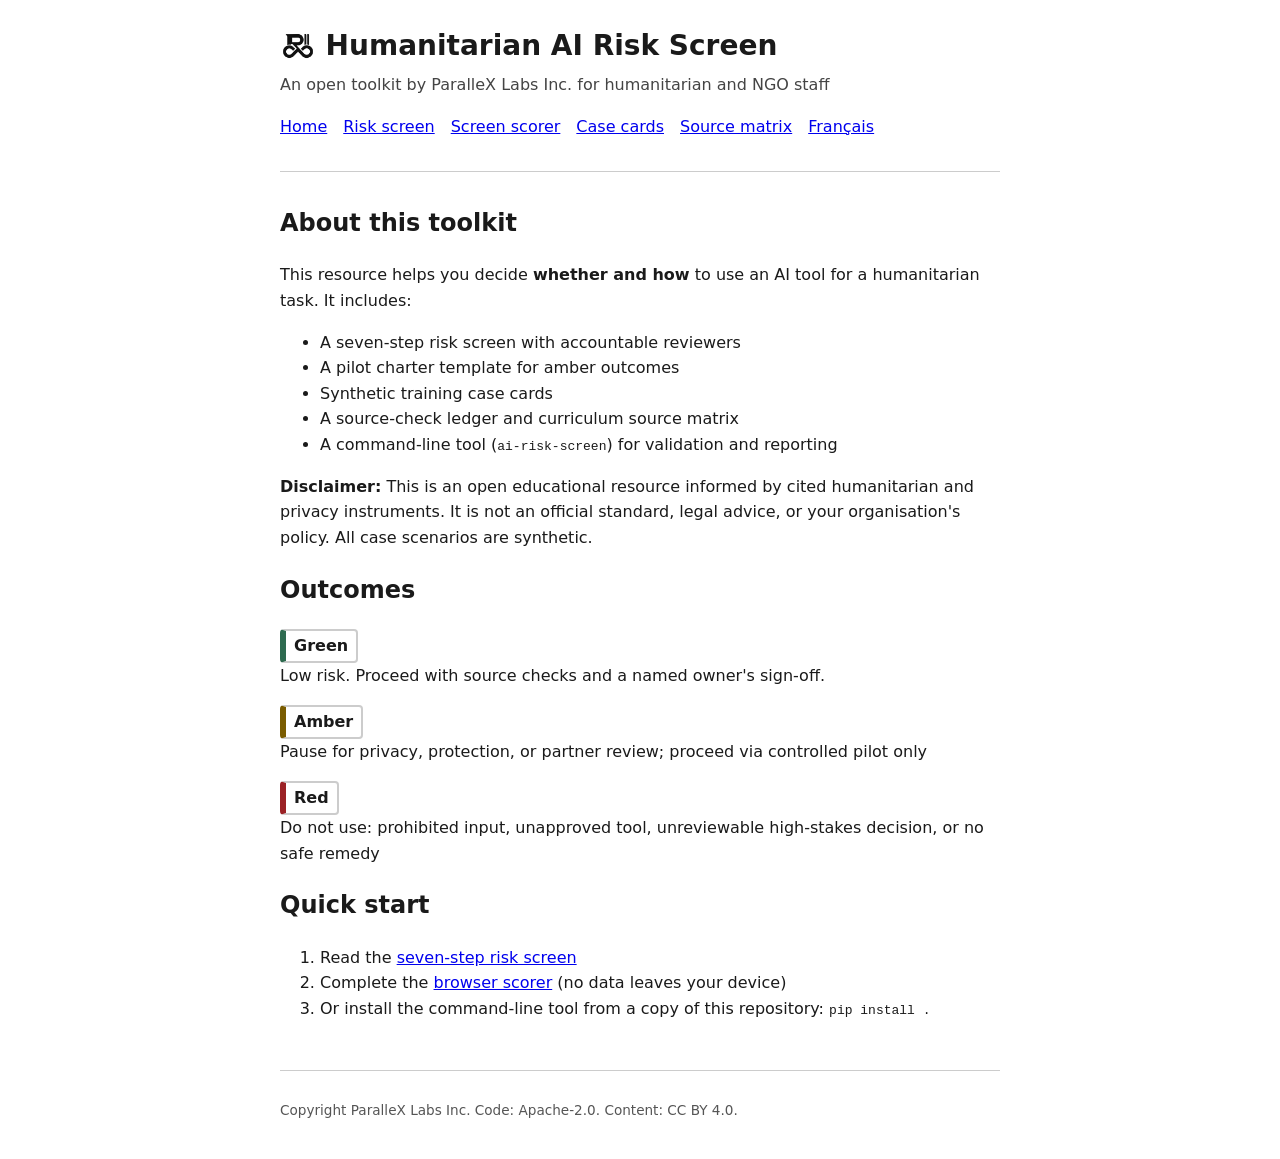
<file: docs/index.html>
<!DOCTYPE html>
<html lang="en">
<head>
  <meta charset="utf-8">
  <meta name="viewport" content="width=device-width, initial-scale=1">
  <title>Humanitarian AI Risk Screen</title>
  <link rel="stylesheet" href="assets/style.css">
  <link rel="icon" type="image/png" sizes="32x32" href="assets/brand/parallex-favicon-32.png">
  <link rel="apple-touch-icon" href="assets/brand/parallex-apple-touch-180.png">
</head>
<body>
  <header role="banner">
    <div class="brand-lockup"><picture class="brand-mark"><source media="(prefers-color-scheme: dark)" srcset="assets/brand/parallex-mark-dark.png"><img src="assets/brand/parallex-mark.png" alt="ParalleX Labs" width="36" height="36"></picture><h1>Humanitarian AI Risk Screen</h1></div>
    <p class="tagline">An open toolkit by ParalleX Labs Inc. for humanitarian and NGO staff</p>
    <nav aria-label="Main navigation">
      <ul>
        <li><a href="index.html" aria-current="page">Home</a></li>
        <li><a href="screen.html">Risk screen</a></li>
        <li><a href="scorer.html">Screen scorer</a></li>
        <li><a href="cases.html">Case cards</a></li>
        <li><a href="sources.html">Source matrix</a></li>
        <li><a href="fr/index.html" hreflang="fr">Français</a></li>
      </ul>
    </nav>
  </header>
  <main role="main">
    <section aria-labelledby="about-heading">
      <h2 id="about-heading">About this toolkit</h2>
      <p>This resource helps you decide <strong>whether and how</strong> to use an AI tool for a humanitarian task. It includes:</p>
      <ul>
        <li>A seven-step risk screen with accountable reviewers</li>
        <li>A pilot charter template for amber outcomes</li>
        <li>Synthetic training case cards</li>
        <li>A source-check ledger and curriculum source matrix</li>
        <li>A command-line tool (<code>ai-risk-screen</code>) for validation and reporting</li>
      </ul>
      <p><strong>Disclaimer:</strong> This is an open educational resource informed by cited humanitarian and privacy instruments. It is not an official standard, legal advice, or your organisation's policy. All case scenarios are synthetic.</p>
    </section>
    <section aria-labelledby="outcomes-heading">
      <h2 id="outcomes-heading">Outcomes</h2>
      <dl class="outcome-list">
        <dt><span class="outcome-badge outcome-green">Green</span></dt>
        <dd>Low risk. Proceed with source checks and a named owner's sign-off.</dd>
        <dt><span class="outcome-badge outcome-amber">Amber</span></dt>
        <dd>Pause for privacy, protection, or partner review; proceed via controlled pilot only</dd>
        <dt><span class="outcome-badge outcome-red">Red</span></dt>
        <dd>Do not use: prohibited input, unapproved tool, unreviewable high-stakes decision, or no safe remedy</dd>
      </dl>
    </section>
    <section aria-labelledby="start-heading">
      <h2 id="start-heading">Quick start</h2>
      <ol>
        <li>Read the <a href="screen.html">seven-step risk screen</a></li>
        <li>Complete the <a href="scorer.html">browser scorer</a> (no data leaves your device)</li>
        <li>Or install the command-line tool from a copy of this repository: <code>pip install .</code></li>
      </ol>
    </section>
  </main>
  <footer role="contentinfo">
    <p>Copyright ParalleX Labs Inc. Code: Apache-2.0. Content: CC BY 4.0.</p>
  </footer>
</body>
</html>
</file>
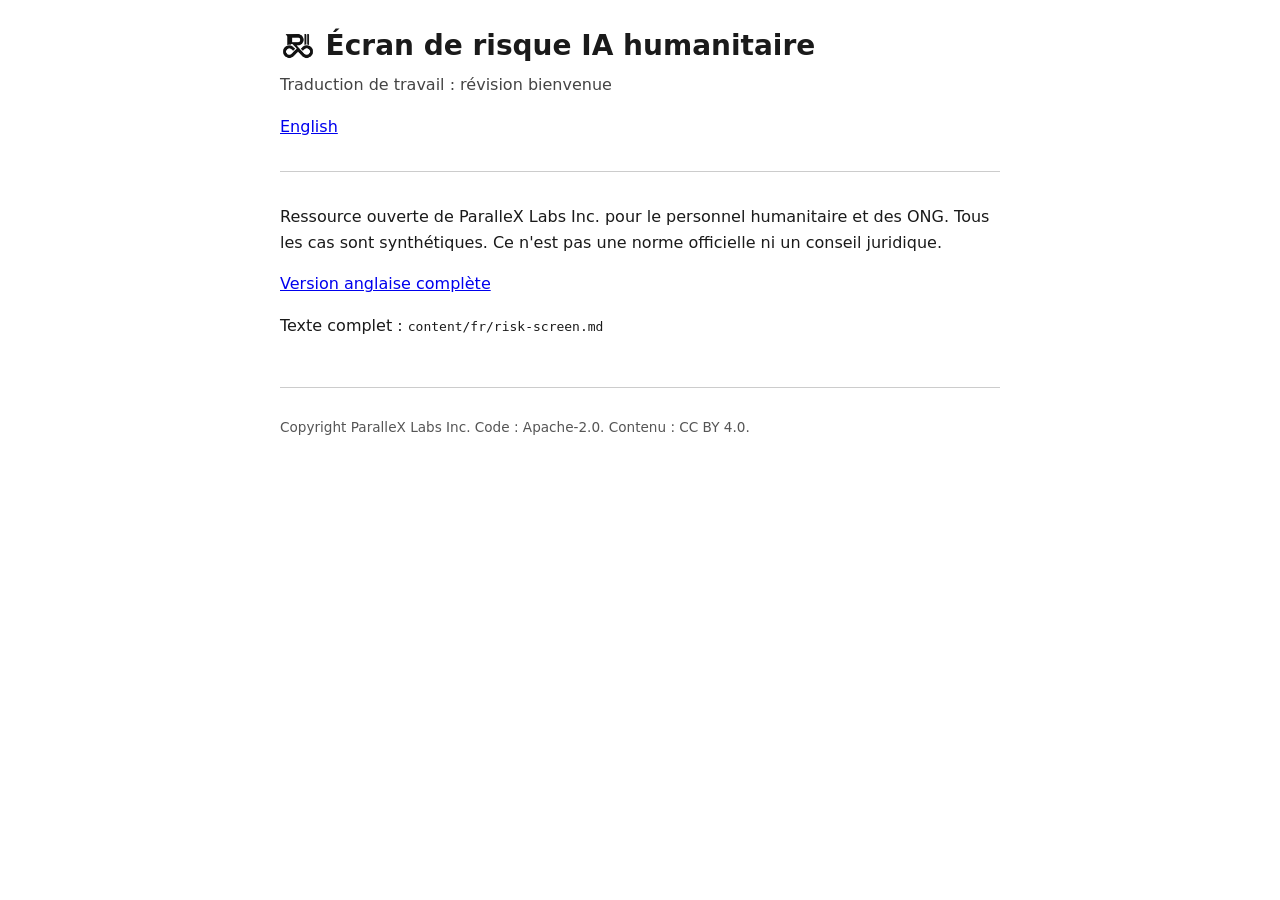
<file: docs/fr/index.html>
<!DOCTYPE html>
<html lang="fr">
<head>
  <meta charset="utf-8">
  <meta name="viewport" content="width=device-width, initial-scale=1">
  <title>Écran de risque IA humanitaire</title>
  <link rel="stylesheet" href="../assets/style.css">
  <link rel="icon" type="image/png" sizes="32x32" href="../assets/brand/parallex-favicon-32.png">
  <link rel="apple-touch-icon" href="../assets/brand/parallex-apple-touch-180.png">
</head>
<body>
  <header role="banner">
    <div class="brand-lockup"><picture class="brand-mark"><source media="(prefers-color-scheme: dark)" srcset="../assets/brand/parallex-mark-dark.png"><img src="../assets/brand/parallex-mark.png" alt="ParalleX Labs" width="36" height="36"></picture><h1>Écran de risque IA humanitaire</h1></div>
    <p class="tagline">Traduction de travail : révision bienvenue</p>
    <nav aria-label="Navigation principale">
      <ul>
        <li><a href="../index.html" hreflang="en">English</a></li>
      </ul>
    </nav>
  </header>
  <main role="main">
    <p>Ressource ouverte de ParalleX Labs Inc. pour le personnel humanitaire et des ONG. Tous les cas sont synthétiques. Ce n'est pas une norme officielle ni un conseil juridique.</p>
    <p><a href="../index.html">Version anglaise complète</a></p>
    <p>Texte complet : <code>content/fr/risk-screen.md</code></p>
  </main>
  <footer role="contentinfo">
    <p>Copyright ParalleX Labs Inc. Code : Apache-2.0. Contenu : CC BY 4.0.</p>
  </footer>
</body>
</html>
</file>
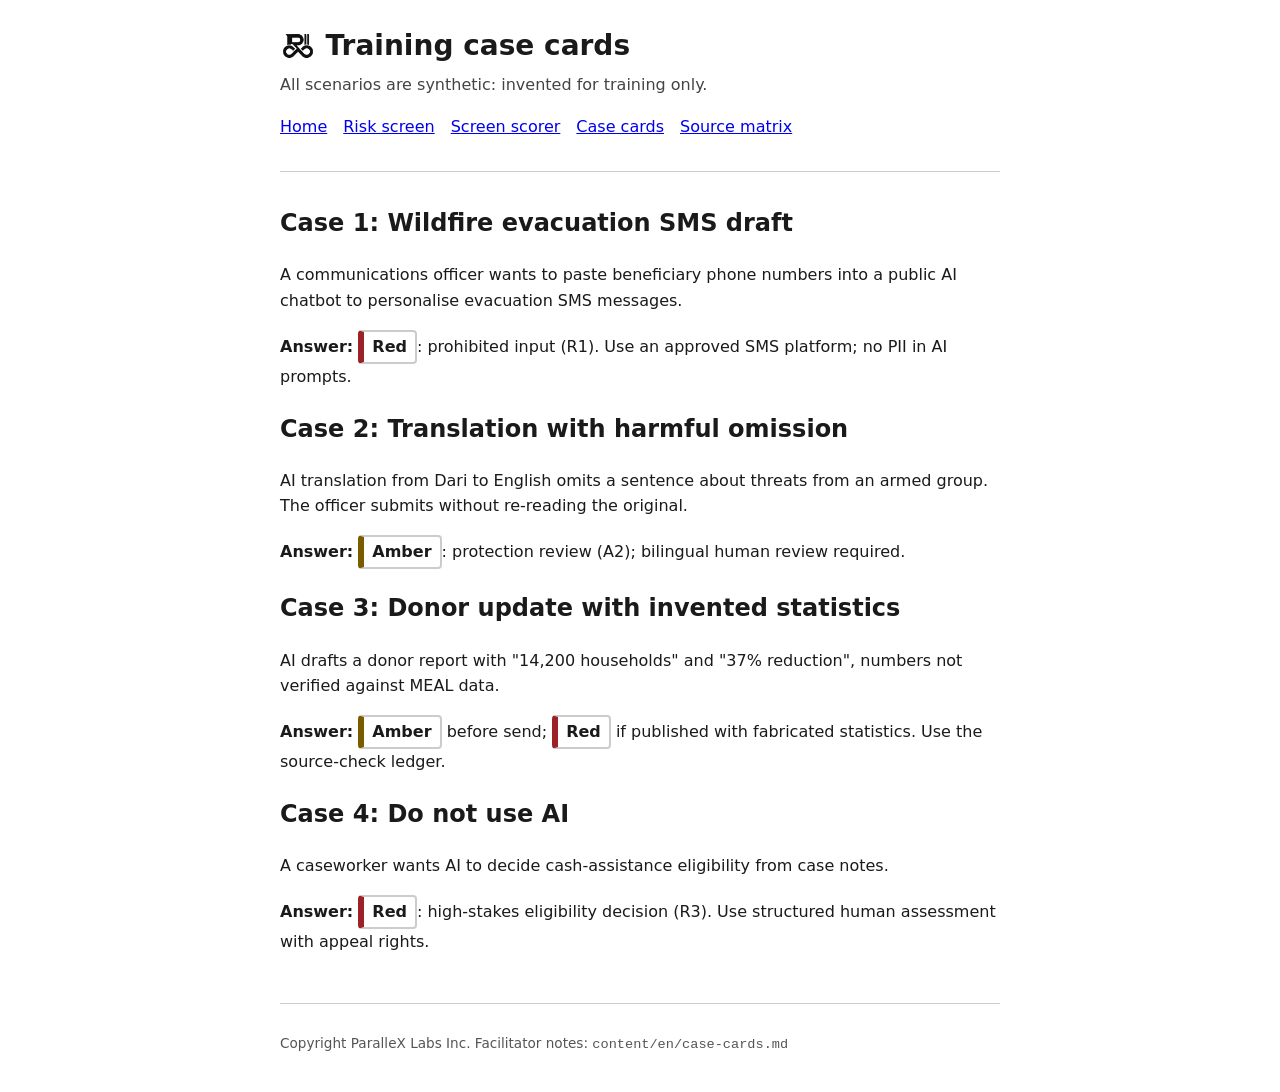
<file: docs/cases.html>
<!DOCTYPE html>
<html lang="en">
<head>
  <meta charset="utf-8">
  <meta name="viewport" content="width=device-width, initial-scale=1">
  <title>Case cards | Humanitarian AI Risk Screen</title>
  <link rel="stylesheet" href="assets/style.css">
  <link rel="icon" type="image/png" sizes="32x32" href="assets/brand/parallex-favicon-32.png">
  <link rel="apple-touch-icon" href="assets/brand/parallex-apple-touch-180.png">
</head>
<body>
  <header role="banner">
    <div class="brand-lockup"><picture class="brand-mark"><source media="(prefers-color-scheme: dark)" srcset="assets/brand/parallex-mark-dark.png"><img src="assets/brand/parallex-mark.png" alt="ParalleX Labs" width="36" height="36"></picture><h1>Training case cards</h1></div>
    <p class="tagline">All scenarios are synthetic: invented for training only.</p>
    <nav aria-label="Main navigation">
      <ul>
        <li><a href="index.html">Home</a></li>
        <li><a href="screen.html">Risk screen</a></li>
        <li><a href="scorer.html">Screen scorer</a></li>
        <li><a href="cases.html" aria-current="page">Case cards</a></li>
        <li><a href="sources.html">Source matrix</a></li>
      </ul>
    </nav>
  </header>
  <main role="main">
    <section aria-labelledby="case1">
      <h2 id="case1">Case 1: Wildfire evacuation SMS draft</h2>
      <p>A communications officer wants to paste beneficiary phone numbers into a public AI chatbot to personalise evacuation SMS messages.</p>
      <p><strong>Answer:</strong> <span class="outcome-badge outcome-red">Red</span>: prohibited input (R1). Use an approved SMS platform; no PII in AI prompts.</p>
    </section>

    <section aria-labelledby="case2">
      <h2 id="case2">Case 2: Translation with harmful omission</h2>
      <p>AI translation from Dari to English omits a sentence about threats from an armed group. The officer submits without re-reading the original.</p>
      <p><strong>Answer:</strong> <span class="outcome-badge outcome-amber">Amber</span>: protection review (A2); bilingual human review required.</p>
    </section>

    <section aria-labelledby="case3">
      <h2 id="case3">Case 3: Donor update with invented statistics</h2>
      <p>AI drafts a donor report with "14,200 households" and "37% reduction", numbers not verified against MEAL data.</p>
      <p><strong>Answer:</strong> <span class="outcome-badge outcome-amber">Amber</span> before send; <span class="outcome-badge outcome-red">Red</span> if published with fabricated statistics. Use the source-check ledger.</p>
    </section>

    <section aria-labelledby="case4">
      <h2 id="case4">Case 4: Do not use AI</h2>
      <p>A caseworker wants AI to decide cash-assistance eligibility from case notes.</p>
      <p><strong>Answer:</strong> <span class="outcome-badge outcome-red">Red</span>: high-stakes eligibility decision (R3). Use structured human assessment with appeal rights.</p>
    </section>
  </main>
  <footer role="contentinfo">
    <p>Copyright ParalleX Labs Inc. Facilitator notes: <code>content/en/case-cards.md</code></p>
  </footer>
</body>
</html>
</file>
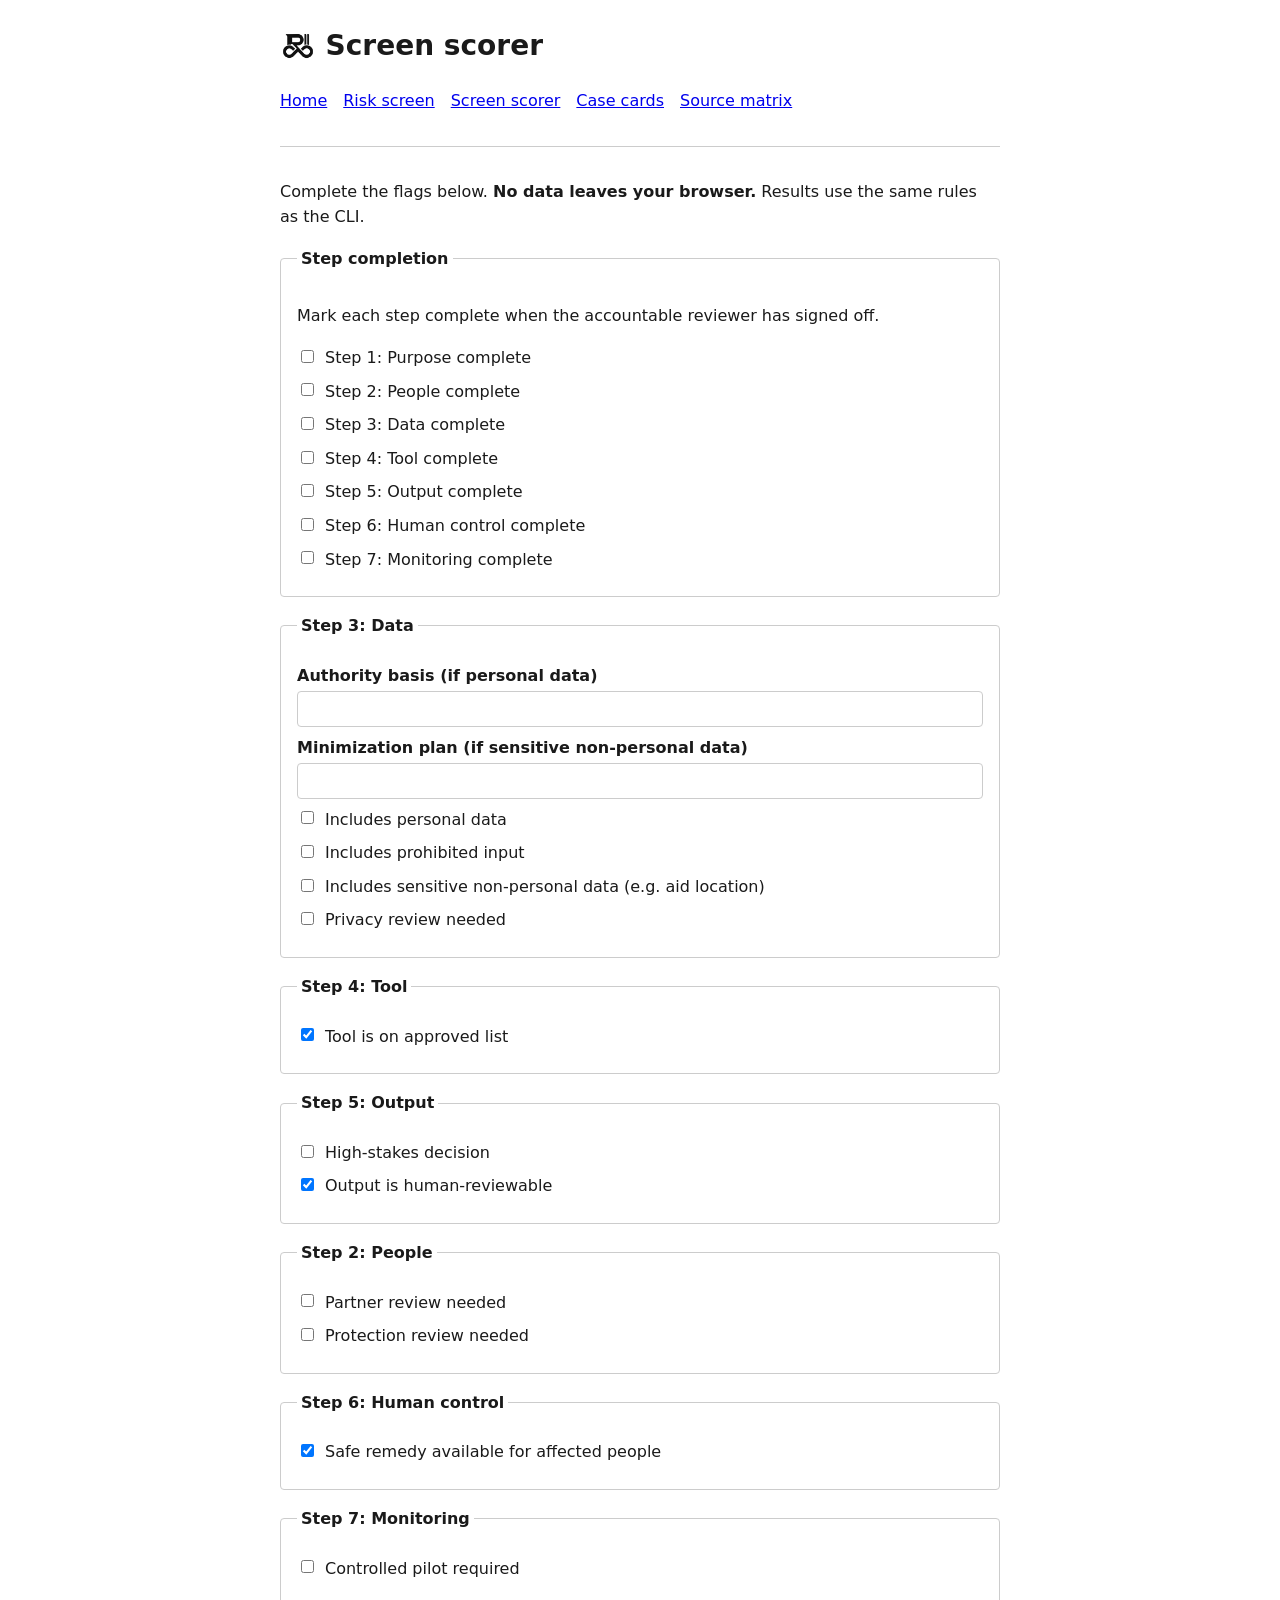
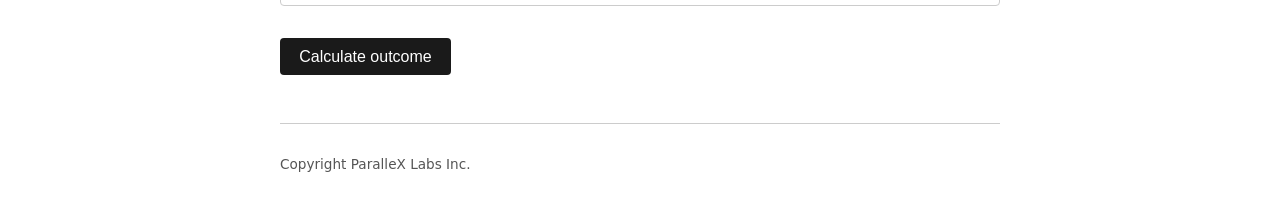
<file: docs/scorer.html>
<!DOCTYPE html>
<html lang="en">
<head>
  <meta charset="utf-8">
  <meta name="viewport" content="width=device-width, initial-scale=1">
  <title>Screen scorer | Humanitarian AI Risk Screen</title>
  <link rel="stylesheet" href="assets/style.css">
  <link rel="icon" type="image/png" sizes="32x32" href="assets/brand/parallex-favicon-32.png">
  <link rel="apple-touch-icon" href="assets/brand/parallex-apple-touch-180.png">
</head>
<body>
  <header role="banner">
    <div class="brand-lockup"><picture class="brand-mark"><source media="(prefers-color-scheme: dark)" srcset="assets/brand/parallex-mark-dark.png"><img src="assets/brand/parallex-mark.png" alt="ParalleX Labs" width="36" height="36"></picture><h1>Screen scorer</h1></div>
    <nav aria-label="Main navigation">
      <ul>
        <li><a href="index.html">Home</a></li>
        <li><a href="screen.html">Risk screen</a></li>
        <li><a href="scorer.html" aria-current="page">Screen scorer</a></li>
        <li><a href="cases.html">Case cards</a></li>
        <li><a href="sources.html">Source matrix</a></li>
      </ul>
    </nav>
  </header>
  <main role="main">
    <p>Complete the flags below. <strong>No data leaves your browser.</strong> Results use the same rules as the CLI.</p>

    <form id="scorer-form" aria-label="Risk screen quick scorer">
      <fieldset>
        <legend>Step completion</legend>
        <p>Mark each step complete when the accountable reviewer has signed off.</p>
        <div class="checkbox-row"><input type="checkbox" id="complete_purpose" name="complete_purpose"><label for="complete_purpose">Step 1: Purpose complete</label></div>
        <div class="checkbox-row"><input type="checkbox" id="complete_people" name="complete_people"><label for="complete_people">Step 2: People complete</label></div>
        <div class="checkbox-row"><input type="checkbox" id="complete_data" name="complete_data"><label for="complete_data">Step 3: Data complete</label></div>
        <div class="checkbox-row"><input type="checkbox" id="complete_tool" name="complete_tool"><label for="complete_tool">Step 4: Tool complete</label></div>
        <div class="checkbox-row"><input type="checkbox" id="complete_output" name="complete_output"><label for="complete_output">Step 5: Output complete</label></div>
        <div class="checkbox-row"><input type="checkbox" id="complete_human_control" name="complete_human_control"><label for="complete_human_control">Step 6: Human control complete</label></div>
        <div class="checkbox-row"><input type="checkbox" id="complete_monitoring" name="complete_monitoring"><label for="complete_monitoring">Step 7: Monitoring complete</label></div>
      </fieldset>

      <fieldset>
        <legend>Step 3: Data</legend>
        <label for="authority_basis">Authority basis (if personal data)</label>
        <input type="text" id="authority_basis" name="authority_basis" autocomplete="off">
        <label for="minimization_plan">Minimization plan (if sensitive non-personal data)</label>
        <input type="text" id="minimization_plan" name="minimization_plan" autocomplete="off">
        <div class="checkbox-row"><input type="checkbox" id="includes_personal_data" name="includes_personal_data"><label for="includes_personal_data">Includes personal data</label></div>
        <div class="checkbox-row"><input type="checkbox" id="includes_prohibited_input" name="includes_prohibited_input"><label for="includes_prohibited_input">Includes prohibited input</label></div>
        <div class="checkbox-row"><input type="checkbox" id="includes_sensitive_non_personal" name="includes_sensitive_non_personal"><label for="includes_sensitive_non_personal">Includes sensitive non-personal data (e.g. aid location)</label></div>
        <div class="checkbox-row"><input type="checkbox" id="privacy_review_needed" name="privacy_review_needed"><label for="privacy_review_needed">Privacy review needed</label></div>
      </fieldset>

      <fieldset>
        <legend>Step 4: Tool</legend>
        <div class="checkbox-row"><input type="checkbox" id="tool_approved" name="tool_approved" checked><label for="tool_approved">Tool is on approved list</label></div>
      </fieldset>

      <fieldset>
        <legend>Step 5: Output</legend>
        <div class="checkbox-row"><input type="checkbox" id="high_stakes_decision" name="high_stakes_decision"><label for="high_stakes_decision">High-stakes decision</label></div>
        <div class="checkbox-row"><input type="checkbox" id="output_reviewable" name="output_reviewable" checked><label for="output_reviewable">Output is human-reviewable</label></div>
      </fieldset>

      <fieldset>
        <legend>Step 2: People</legend>
        <div class="checkbox-row"><input type="checkbox" id="partner_review_needed" name="partner_review_needed"><label for="partner_review_needed">Partner review needed</label></div>
        <div class="checkbox-row"><input type="checkbox" id="protection_review_needed" name="protection_review_needed"><label for="protection_review_needed">Protection review needed</label></div>
      </fieldset>

      <fieldset>
        <legend>Step 6: Human control</legend>
        <div class="checkbox-row"><input type="checkbox" id="safe_remedy_available" name="safe_remedy_available" checked><label for="safe_remedy_available">Safe remedy available for affected people</label></div>
      </fieldset>

      <fieldset>
        <legend>Step 7: Monitoring</legend>
        <div class="checkbox-row"><input type="checkbox" id="controlled_pilot_required" name="controlled_pilot_required"><label for="controlled_pilot_required">Controlled pilot required</label></div>
      </fieldset>

      <button type="submit">Calculate outcome</button>
    </form>

    <section id="result-panel" hidden aria-live="polite">
      <h2>Outcome</h2>
      <p><span id="result-badge" class="outcome-badge">Not scored yet</span></p>
      <h3>Reasons</h3>
      <ul id="result-reasons"></ul>
    </section>
  </main>
  <footer role="contentinfo">
    <p>Copyright ParalleX Labs Inc.</p>
  </footer>
  <script src="assets/scorer.js"></script>
</body>
</html>
</file>
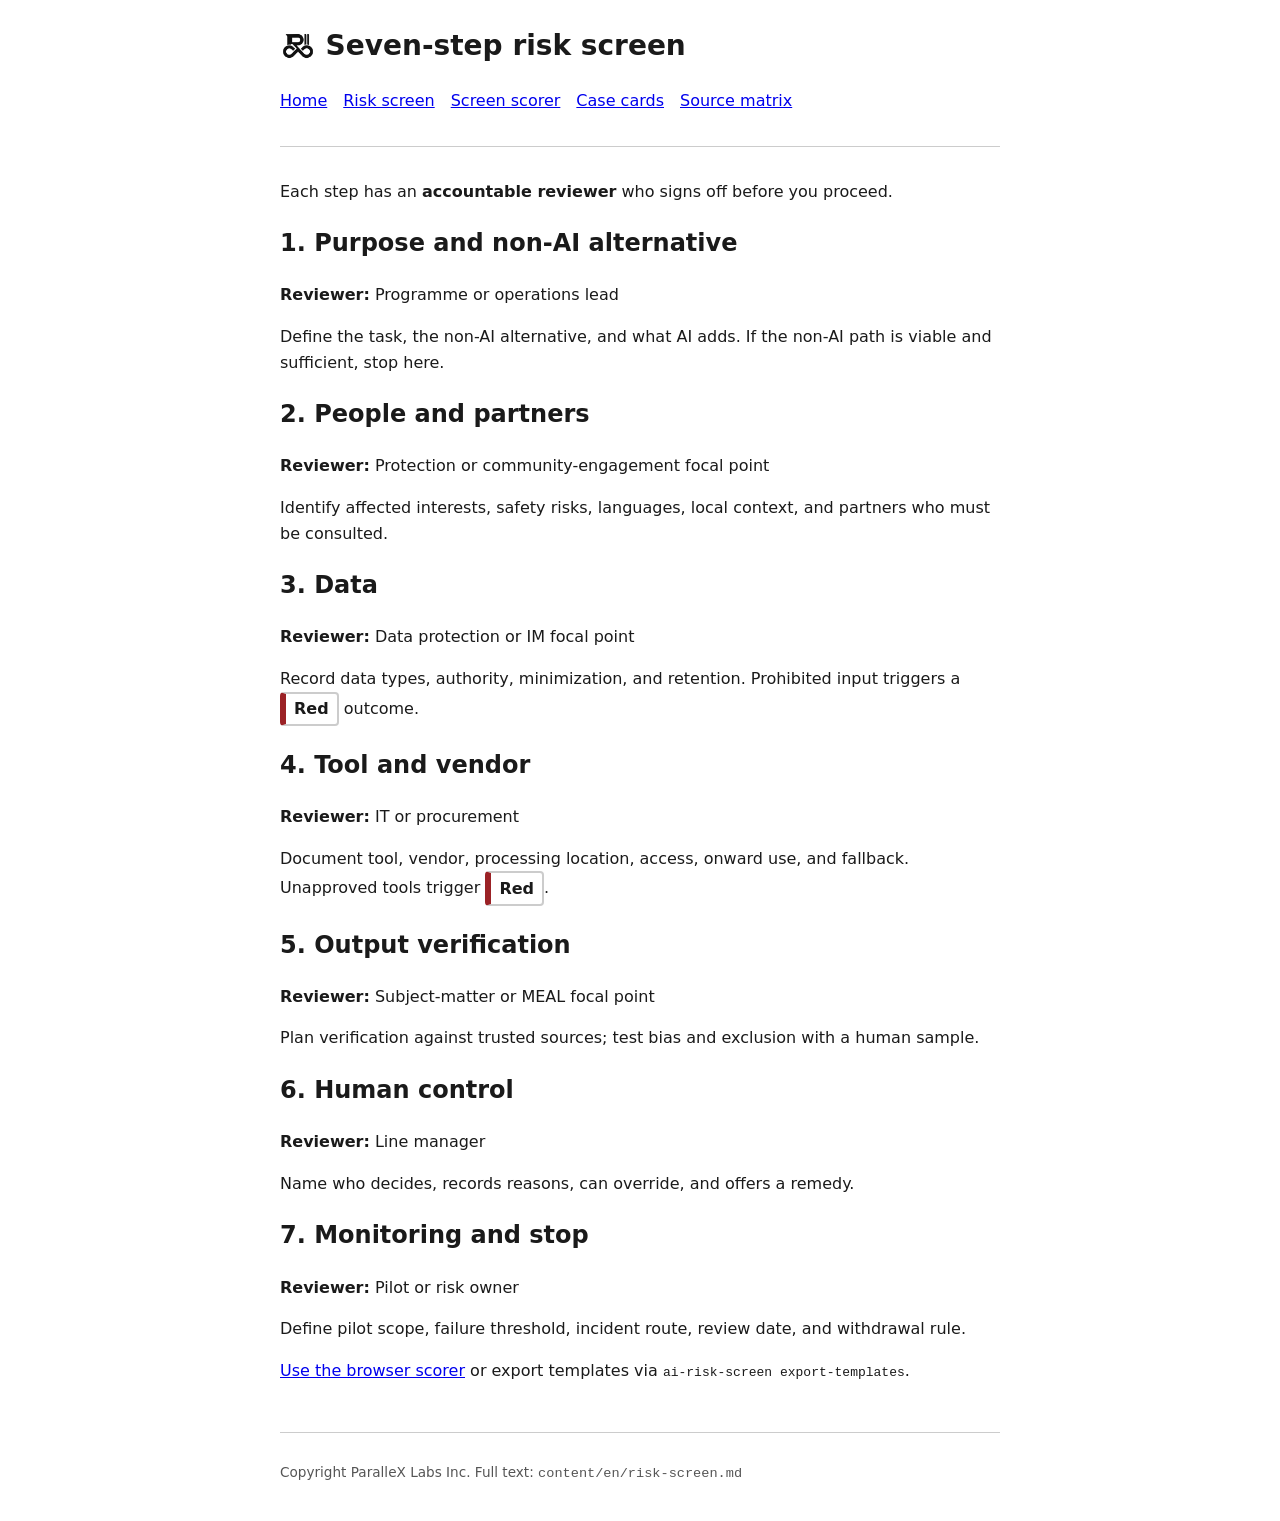
<file: docs/screen.html>
<!DOCTYPE html>
<html lang="en">
<head>
  <meta charset="utf-8">
  <meta name="viewport" content="width=device-width, initial-scale=1">
  <title>Risk screen | Humanitarian AI Risk Screen</title>
  <link rel="stylesheet" href="assets/style.css">
  <link rel="icon" type="image/png" sizes="32x32" href="assets/brand/parallex-favicon-32.png">
  <link rel="apple-touch-icon" href="assets/brand/parallex-apple-touch-180.png">
</head>
<body>
  <header role="banner">
    <div class="brand-lockup"><picture class="brand-mark"><source media="(prefers-color-scheme: dark)" srcset="assets/brand/parallex-mark-dark.png"><img src="assets/brand/parallex-mark.png" alt="ParalleX Labs" width="36" height="36"></picture><h1>Seven-step risk screen</h1></div>
    <nav aria-label="Main navigation">
      <ul>
        <li><a href="index.html">Home</a></li>
        <li><a href="screen.html" aria-current="page">Risk screen</a></li>
        <li><a href="scorer.html">Screen scorer</a></li>
        <li><a href="cases.html">Case cards</a></li>
        <li><a href="sources.html">Source matrix</a></li>
      </ul>
    </nav>
  </header>
  <main role="main">
    <p>Each step has an <strong>accountable reviewer</strong> who signs off before you proceed.</p>

    <section aria-labelledby="s1">
      <h2 id="s1">1. Purpose and non-AI alternative</h2>
      <p><strong>Reviewer:</strong> Programme or operations lead</p>
      <p>Define the task, the non-AI alternative, and what AI adds. If the non-AI path is viable and sufficient, stop here.</p>
    </section>

    <section aria-labelledby="s2">
      <h2 id="s2">2. People and partners</h2>
      <p><strong>Reviewer:</strong> Protection or community-engagement focal point</p>
      <p>Identify affected interests, safety risks, languages, local context, and partners who must be consulted.</p>
    </section>

    <section aria-labelledby="s3">
      <h2 id="s3">3. Data</h2>
      <p><strong>Reviewer:</strong> Data protection or IM focal point</p>
      <p>Record data types, authority, minimization, and retention. Prohibited input triggers a <span class="outcome-badge outcome-red">Red</span> outcome.</p>
    </section>

    <section aria-labelledby="s4">
      <h2 id="s4">4. Tool and vendor</h2>
      <p><strong>Reviewer:</strong> IT or procurement</p>
      <p>Document tool, vendor, processing location, access, onward use, and fallback. Unapproved tools trigger <span class="outcome-badge outcome-red">Red</span>.</p>
    </section>

    <section aria-labelledby="s5">
      <h2 id="s5">5. Output verification</h2>
      <p><strong>Reviewer:</strong> Subject-matter or MEAL focal point</p>
      <p>Plan verification against trusted sources; test bias and exclusion with a human sample.</p>
    </section>

    <section aria-labelledby="s6">
      <h2 id="s6">6. Human control</h2>
      <p><strong>Reviewer:</strong> Line manager</p>
      <p>Name who decides, records reasons, can override, and offers a remedy.</p>
    </section>

    <section aria-labelledby="s7">
      <h2 id="s7">7. Monitoring and stop</h2>
      <p><strong>Reviewer:</strong> Pilot or risk owner</p>
      <p>Define pilot scope, failure threshold, incident route, review date, and withdrawal rule.</p>
    </section>

    <p><a href="scorer.html">Use the browser scorer</a> or export templates via <code>ai-risk-screen export-templates</code>.</p>
  </main>
  <footer role="contentinfo">
    <p>Copyright ParalleX Labs Inc. Full text: <code>content/en/risk-screen.md</code></p>
  </footer>
</body>
</html>
</file>
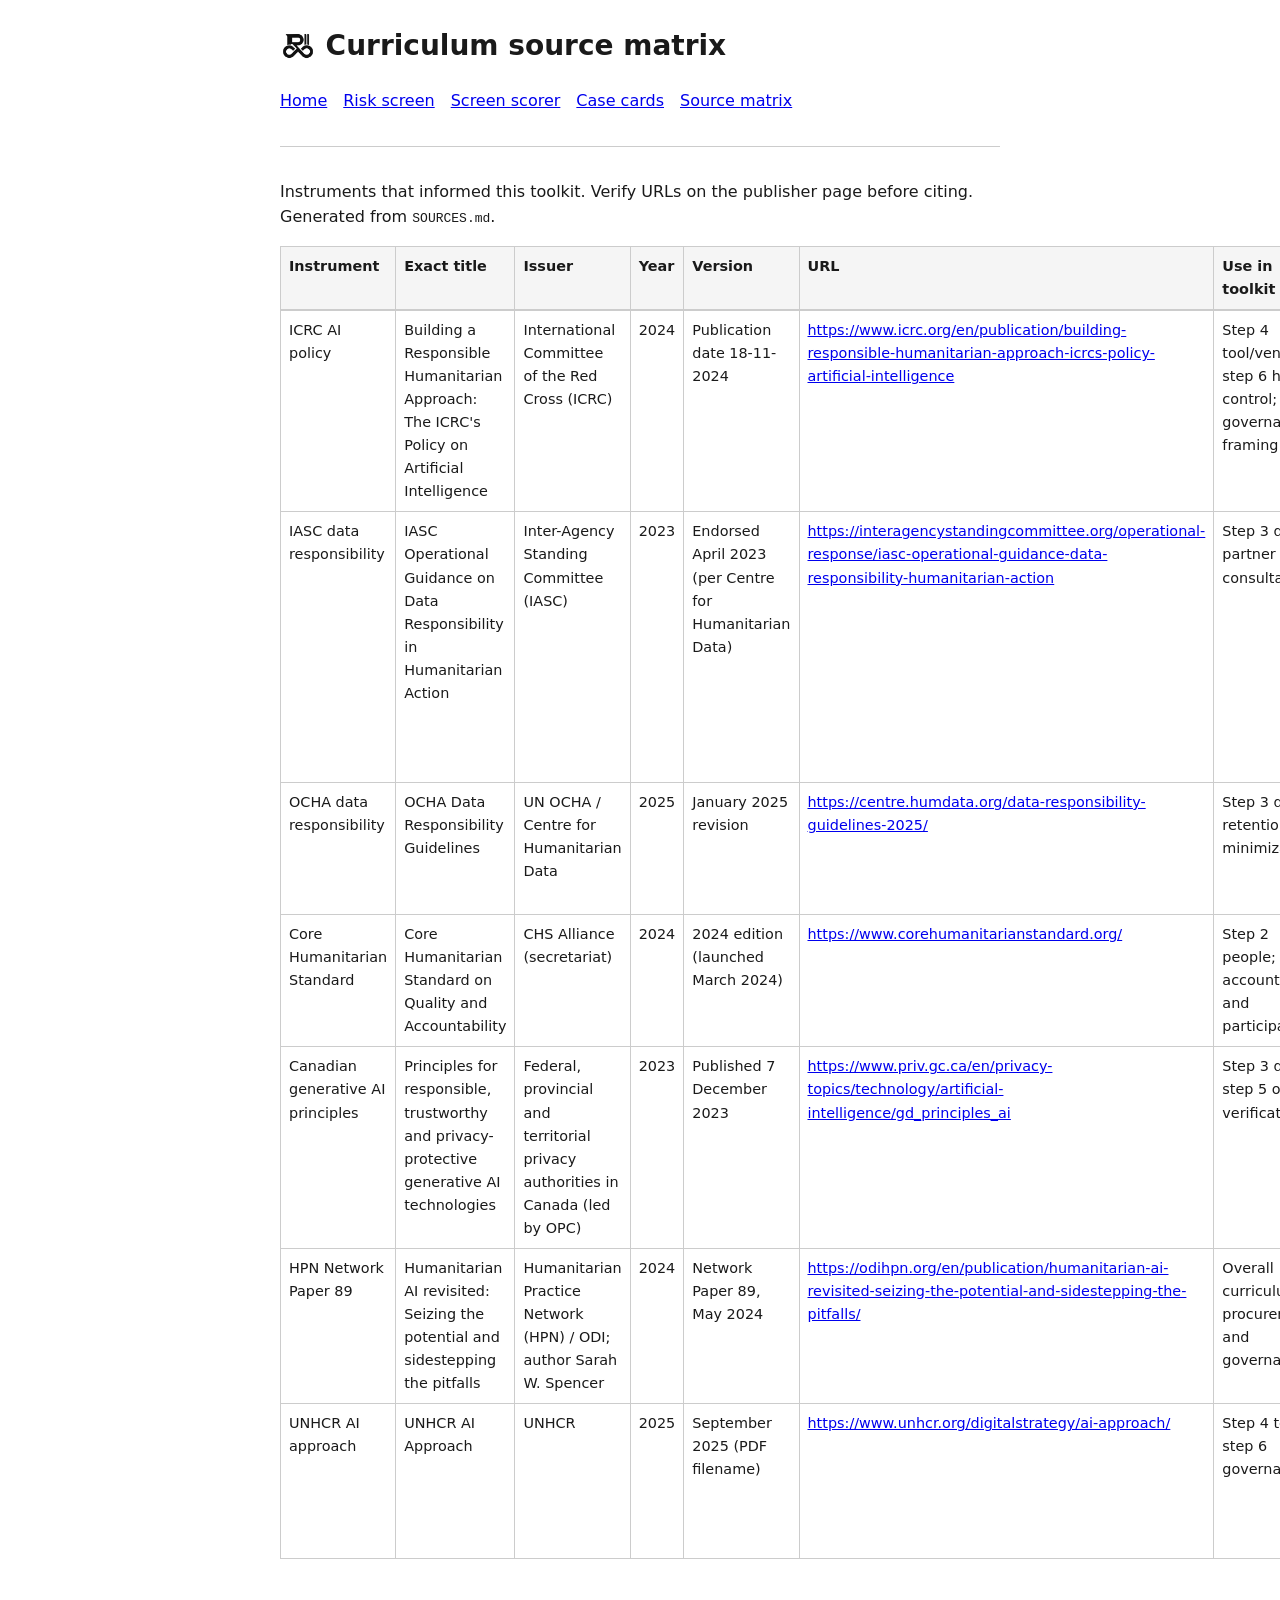
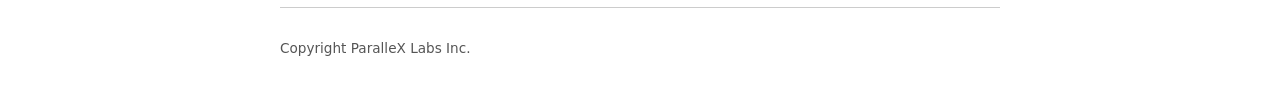
<file: docs/sources.html>
<!DOCTYPE html>
<html lang="en">
<head>
  <meta charset="utf-8">
  <meta name="viewport" content="width=device-width, initial-scale=1">
  <title>Source matrix | Humanitarian AI Risk Screen</title>
  <link rel="stylesheet" href="assets/style.css">
  <link rel="icon" type="image/png" sizes="32x32" href="assets/brand/parallex-favicon-32.png">
  <link rel="apple-touch-icon" href="assets/brand/parallex-apple-touch-180.png">
</head>
<body>
  <header role="banner">
    <div class="brand-lockup"><picture class="brand-mark"><source media="(prefers-color-scheme: dark)" srcset="assets/brand/parallex-mark-dark.png"><img src="assets/brand/parallex-mark.png" alt="ParalleX Labs" width="36" height="36"></picture><h1>Curriculum source matrix</h1></div>
    <nav aria-label="Main navigation">
      <ul>
        <li><a href="index.html">Home</a></li>
        <li><a href="screen.html">Risk screen</a></li>
        <li><a href="scorer.html">Screen scorer</a></li>
        <li><a href="cases.html">Case cards</a></li>
        <li><a href="sources.html" aria-current="page">Source matrix</a></li>
      </ul>
    </nav>
  </header>
  <main role="main">
    <p>Instruments that informed this toolkit. Verify URLs on the publisher page before citing. Generated from <code>SOURCES.md</code>.</p>
    <table>
      <caption class="sr-only">Curriculum source matrix</caption>
      <thead>
        <tr>
          <th scope="col">Instrument</th>
          <th scope="col">Exact title</th>
          <th scope="col">Issuer</th>
          <th scope="col">Year</th>
          <th scope="col">Version</th>
          <th scope="col">URL</th>
          <th scope="col">Use in toolkit</th>
          <th scope="col">Limits</th>
          <th scope="col">Verification</th>
        </tr>
      </thead>
      <tbody>
        <tr><td>ICRC AI policy</td><td>Building a Responsible Humanitarian Approach: The ICRC&#x27;s Policy on Artificial Intelligence</td><td>International Committee of the Red Cross (ICRC)</td><td>2024</td><td>Publication date 18-11-2024</td><td><a href="https://www.icrc.org/en/publication/building-responsible-humanitarian-approach-icrcs-policy-artificial-intelligence">https://www.icrc.org/en/publication/building-responsible-humanitarian-approach-icrcs-policy-artificial-intelligence</a></td><td>Step 4 tool/vendor; step 6 human control; governance framing</td><td>Deployment focus; not a operational checklist</td><td>**Verified** (publisher page, 2026-09-28)</td></tr>
        <tr><td>IASC data responsibility</td><td>IASC Operational Guidance on Data Responsibility in Humanitarian Action</td><td>Inter-Agency Standing Committee (IASC)</td><td>2023</td><td>Endorsed April 2023 (per Centre for Humanitarian Data)</td><td><a href="https://interagencystandingcommittee.org/operational-response/iasc-operational-guidance-data-responsibility-humanitarian-action">https://interagencystandingcommittee.org/operational-response/iasc-operational-guidance-data-responsibility-humanitarian-action</a></td><td>Step 3 data; partner consultation</td><td>Publisher page returned 403 to automated fetch; metadata cross-checked via Centre for Humanitarian Data</td><td>**Partially verified**</td></tr>
        <tr><td>OCHA data responsibility</td><td>OCHA Data Responsibility Guidelines</td><td>UN OCHA / Centre for Humanitarian Data</td><td>2025</td><td>January 2025 revision</td><td><a href="https://centre.humdata.org/data-responsibility-guidelines-2025/">https://centre.humdata.org/data-responsibility-guidelines-2025/</a></td><td>Step 3 data; retention and minimization</td><td>OCHA-internal focus; aligns with IASC guidance</td><td>**Verified** (publisher page, 2026-09-28)</td></tr>
        <tr><td>Core Humanitarian Standard</td><td>Core Humanitarian Standard on Quality and Accountability</td><td>CHS Alliance (secretariat)</td><td>2024</td><td>2024 edition (launched March 2024)</td><td><a href="https://www.corehumanitarianstandard.org/">https://www.corehumanitarianstandard.org/</a></td><td>Step 2 people; accountability and participation</td><td>Not AI-specific; quality and accountability frame</td><td>**Verified** (publisher page, 2026-09-28)</td></tr>
        <tr><td>Canadian generative AI principles</td><td>Principles for responsible, trustworthy and privacy-protective generative AI technologies</td><td>Federal, provincial and territorial privacy authorities in Canada (led by OPC)</td><td>2023</td><td>Published 7 December 2023</td><td><a href="https://www.priv.gc.ca/en/privacy-topics/technology/artificial-intelligence/gd_principles_ai">https://www.priv.gc.ca/en/privacy-topics/technology/artificial-intelligence/gd_principles_ai</a></td><td>Step 3 data; step 5 output verification</td><td>Principles not law; interpret with applicable statutes</td><td>**Verified** (publisher page, 2026-09-28)</td></tr>
        <tr><td>HPN Network Paper 89</td><td>Humanitarian AI revisited: Seizing the potential and sidestepping the pitfalls</td><td>Humanitarian Practice Network (HPN) / ODI; author Sarah W. Spencer</td><td>2024</td><td>Network Paper 89, May 2024</td><td><a href="https://odihpn.org/en/publication/humanitarian-ai-revisited-seizing-the-potential-and-sidestepping-the-pitfalls/">https://odihpn.org/en/publication/humanitarian-ai-revisited-seizing-the-potential-and-sidestepping-the-pitfalls/</a></td><td>Overall curriculum; procurement and governance</td><td>Focus on large agencies; synthetic cases are separate</td><td>**Verified** (publisher page, 2026-09-28)</td></tr>
        <tr><td>UNHCR AI approach</td><td>UNHCR AI Approach</td><td>UNHCR</td><td>2025</td><td>September 2025 (PDF filename)</td><td><a href="https://www.unhcr.org/digitalstrategy/ai-approach/">https://www.unhcr.org/digitalstrategy/ai-approach/</a></td><td>Step 4 tool; step 6 governance</td><td>Strategic framework; verify PDF title on download</td><td>**Verified** (publisher page + PDF host on unhcr.org, 2026-09-28)</td></tr>
      </tbody>
    </table>
  </main>
  <footer role="contentinfo">
    <p>Copyright ParalleX Labs Inc.</p>
  </footer>
</body>
</html>
</file>
<file: docs/assets/style.css>
:root {
  --text: #1a1a1a;
  --bg: #ffffff;
  --border: #cccccc;
  --green: #2d6a4f;
  --amber: #7a5c00;
  --red: #9b2226;
  --focus: #005fcc;
}

* { box-sizing: border-box; }

body {
  font-family: system-ui, -apple-system, sans-serif;
  line-height: 1.6;
  max-width: 48rem;
  margin: 0 auto;
  padding: 1.5rem;
  color: var(--text);
  background: var(--bg);
}

header { margin-bottom: 2rem; border-bottom: 1px solid var(--border); padding-bottom: 1rem; }
.tagline { color: #444; margin-top: 0; }

nav ul {
  list-style: none;
  padding: 0;
  display: flex;
  flex-wrap: wrap;
  gap: 1rem;
}

nav a:focus-visible { outline: 3px solid var(--focus); outline-offset: 2px; }
nav a:focus:not(:focus-visible) { outline: none; }

h1 { font-size: 1.75rem; margin-bottom: 0.25rem; }

.outcome-badge {
  display: inline-block;
  font-weight: 700;
  padding: 0.15rem 0.5rem;
  border: 2px solid var(--border);
  border-radius: 4px;
}

.outcome-green { border-left: 6px solid var(--green); }
.outcome-amber { border-left: 6px solid var(--amber); }
.outcome-red { border-left: 6px solid var(--red); }

.outcome-list dt { margin-top: 1rem; font-weight: 600; }
.outcome-list dd { margin-left: 0; margin-bottom: 0.5rem; }

form fieldset {
  border: 1px solid var(--border);
  border-radius: 4px;
  margin: 1rem 0;
  padding: 1rem;
}

form legend { font-weight: 700; padding: 0 0.25rem; }

label { display: block; margin: 0.5rem 0 0.15rem; font-weight: 600; }

input[type="text"],
input[type="date"],
textarea,
select {
  width: 100%;
  padding: 0.5rem;
  font-size: 1rem;
  border: 1px solid var(--border);
  border-radius: 4px;
}

input:focus-visible,
textarea:focus-visible,
select:focus-visible,
button:focus-visible,
a:focus-visible,
summary:focus-visible,
[tabindex]:focus-visible {
  outline: 3px solid var(--focus);
  outline-offset: 2px;
}

input:focus:not(:focus-visible),
textarea:focus:not(:focus-visible),
select:focus:not(:focus-visible),
button:focus:not(:focus-visible),
a:focus:not(:focus-visible) {
  outline: none;
}

.checkbox-row {
  display: flex;
  align-items: flex-start;
  gap: 0.5rem;
  margin: 0.5rem 0;
}

.checkbox-row input { width: auto; margin-top: 0.3rem; }
.checkbox-row label { font-weight: 400; margin: 0; }

button {
  background: var(--text);
  color: var(--bg);
  border: none;
  padding: 0.6rem 1.2rem;
  font-size: 1rem;
  border-radius: 4px;
  cursor: pointer;
  margin-top: 1rem;
}

#result-panel {
  border: 2px solid var(--border);
  padding: 1rem;
  margin-top: 1.5rem;
  border-radius: 4px;
}

#result-panel[hidden] { display: none; }

table {
  width: 100%;
  border-collapse: collapse;
  font-size: 0.9rem;
}

th, td {
  border: 1px solid var(--border);
  padding: 0.5rem;
  text-align: left;
  vertical-align: top;
}

th { background: #f5f5f5; }

footer {
  margin-top: 3rem;
  padding-top: 1rem;
  border-top: 1px solid var(--border);
  font-size: 0.85rem;
  color: #555;
}

.sr-only {
  position: absolute;
  width: 1px;
  height: 1px;
  padding: 0;
  margin: -1px;
  overflow: hidden;
  clip: rect(0, 0, 0, 0);
  border: 0;
}

/* Company mark in the site header */
.brand-lockup { display: inline-flex; align-items: center; gap: 0.6rem; }
.brand-lockup h1 { margin: 0; }
.brand-mark, .brand-mark img { display: block; width: 36px; height: 36px; flex: 0 0 auto; }
</file>
